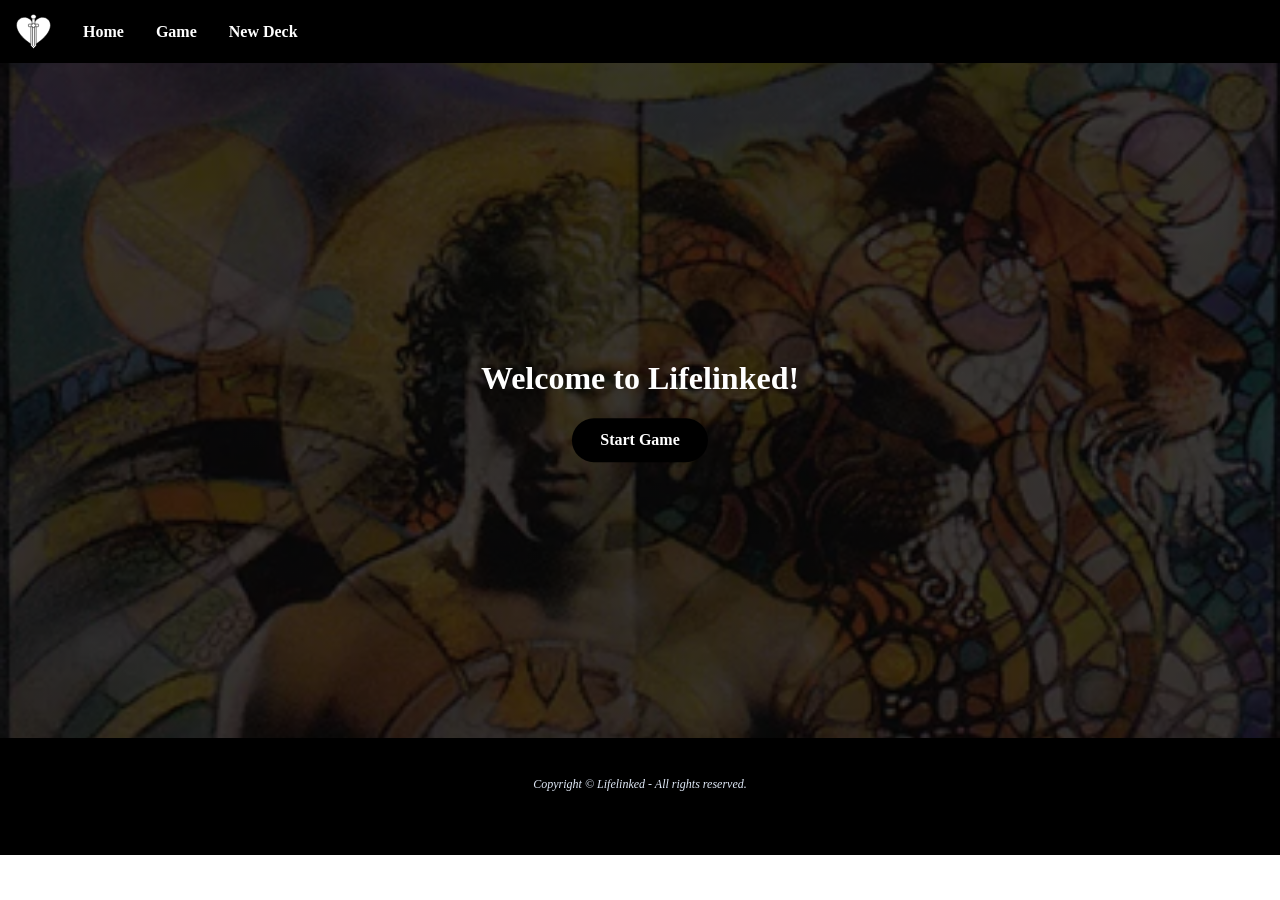
<file: final-project/index.html>
<!DOCTYPE html>
<html lang="en">

<head>
    <meta charset="UTF-8">
    <meta name="viewport" content="width=device-width, initial-scale=1.0">
    <title>Lifelinked</title>
    <link rel="stylesheet" href="gathering.css" />
    <link rel="icon" type="image/svg+xml" href="images/ll_logo_pixels.svg" />
</head>

<body>
    <nav>
        <ul>
            <li><a href="index.html"><img src="images/ll_logo_pixels.svg" alt="LOGO"></a></li>
            <li><a href="index.html">Home</a></li>
            <li><a href="game.html">Game</a></li>
            <li><a href="newdeck.html">New Deck</a></li>
        </ul>
    </nav>
    <div class="hero-image">
        <div class="hero-text">
            <h1>Welcome to Lifelinked!</h1>
            <button id="start_button">Start Game</button>
        </div>
    </div>
    <footer>
        <p>Copyright &copy; Lifelinked - All rights reserved.</p>
    </footer>
</body>

</html>
</file>
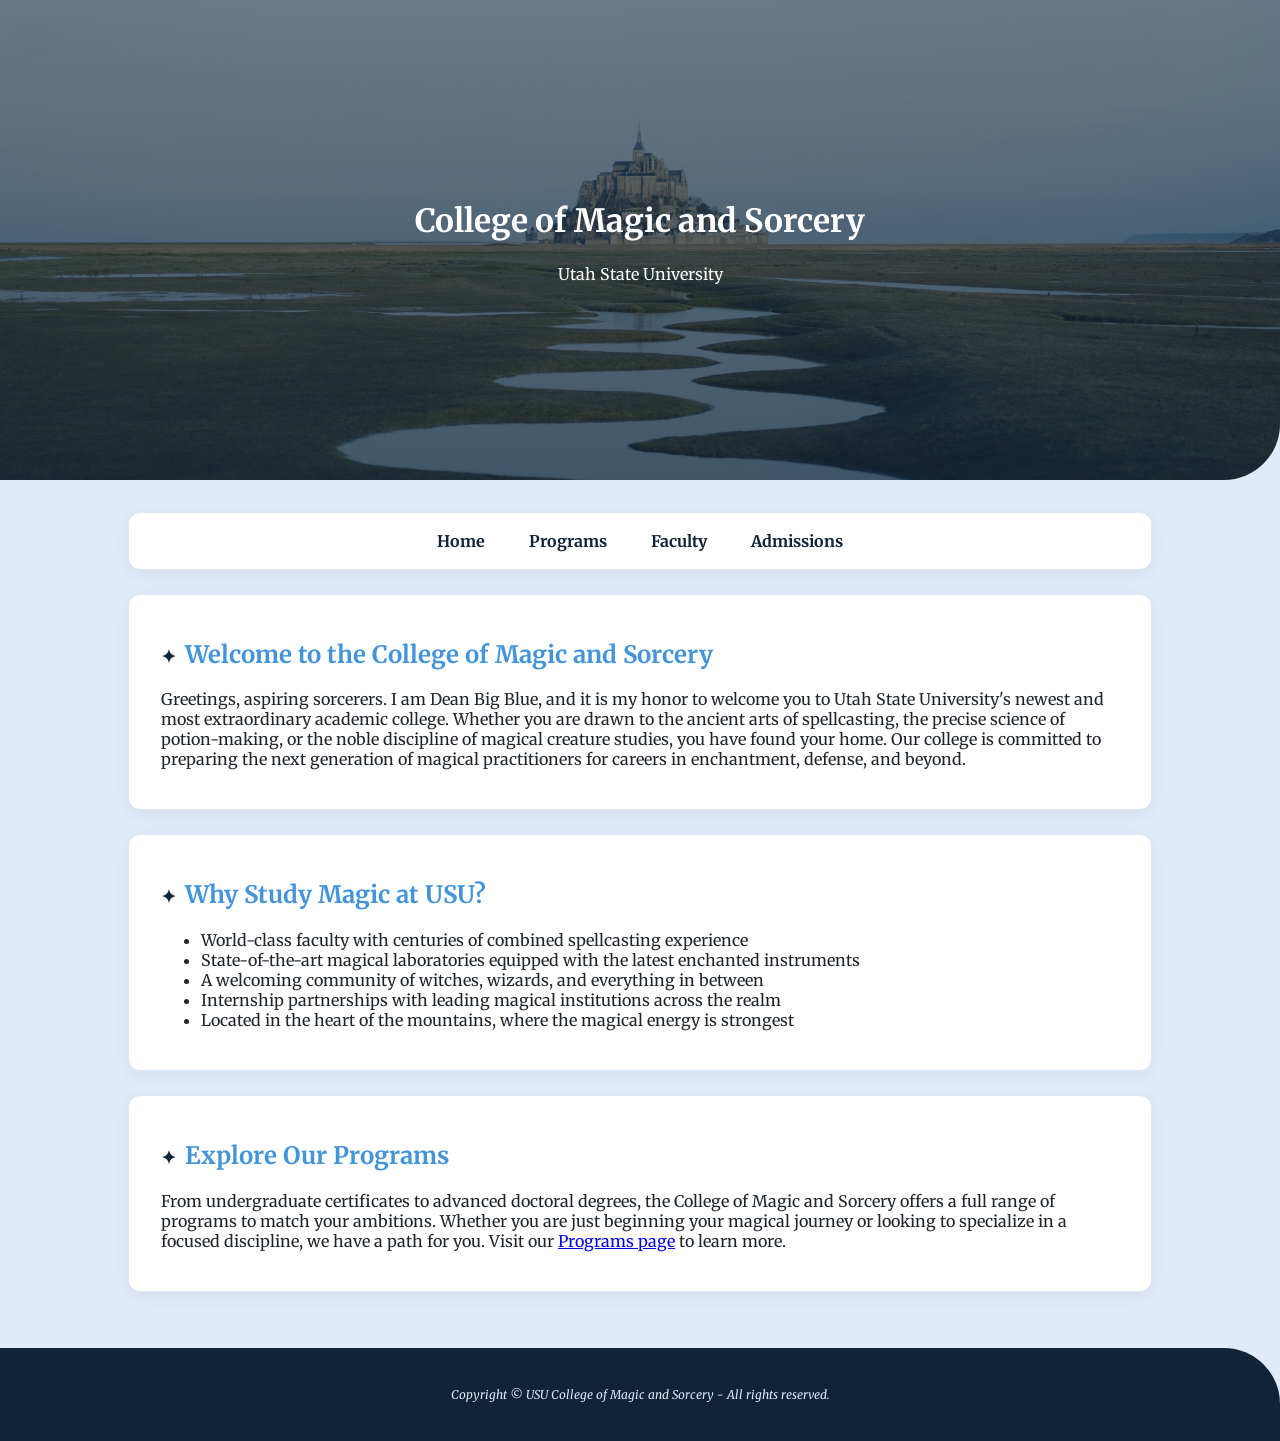
<file: usu-mas/index.html>
<!DOCTYPE html>
<html lang="en">
  <head>
    <meta charset="UTF-8" />
    <meta name="viewport" content="width=device-width, initial-scale=1.0" />
    <title>USU College of Magic and Sorcery</title>
    <link rel="preconnect" href="https://fonts.googleapis.com" />
    <link rel="preconnect" href="https://fonts.gstatic.com" crossorigin />
    <link href="https://fonts.googleapis.com/css2?family=Merriweather:wght@400;700&display=swap" rel="stylesheet" />
    <link rel="stylesheet" href="magic.css" />
    <link rel="icon" type="image/svg+xml" href="images/favicon.svg" />
  </head>
  <body>

    <header class="hero">
      <h1>College of Magic and Sorcery</h1>
      <p>Utah State University</p>
    </header>

    <div id="wrapper">

      <nav>
        <ul>
          <li><a href="index.html">Home</a></li>
          <li><a href="programs.html">Programs</a></li>
          <li><a href="faculty.html">Faculty</a></li>
          <li><a href="admissions.html">Admissions</a></li>
        </ul>
      </nav>

      <main>

        <div class="card">
          <h2>Welcome to the College of Magic and Sorcery</h2>

          <p>
            Greetings, aspiring sorcerers. I am Dean Big Blue, and it is my honor to welcome you
            to Utah State University's newest and most extraordinary academic college. Whether you
            are drawn to the ancient arts of spellcasting, the precise science of potion-making, or
            the noble discipline of magical creature studies, you have found your home. Our college
            is committed to preparing the next generation of magical practitioners for careers in
            enchantment, defense, and beyond.
          </p>
        </div>

        <div class="card">
          <h2>Why Study Magic at USU?</h2>

          <ul>
            <li>World-class faculty with centuries of combined spellcasting experience</li>
            <li>State-of-the-art magical laboratories equipped with the latest enchanted instruments</li>
            <li>A welcoming community of witches, wizards, and everything in between</li>
            <li>Internship partnerships with leading magical institutions across the realm</li>
            <li>Located in the heart of the mountains, where the magical energy is strongest</li>
          </ul>
        </div>

        <div class="card">
          <h2>Explore Our Programs</h2>

          <p>
            From undergraduate certificates to advanced doctoral degrees, the College of Magic and
            Sorcery offers a full range of programs to match your ambitions. Whether you are just
            beginning your magical journey or looking to specialize in a focused discipline, we have
            a path for you. Visit our <a href="programs.html">Programs page</a> to learn more.
          </p>
        </div>

      </main>

    </div>

    <footer>
      <p>Copyright &copy; USU College of Magic and Sorcery - All rights reserved.</p>
    </footer>

  </body>
</html>
</file>
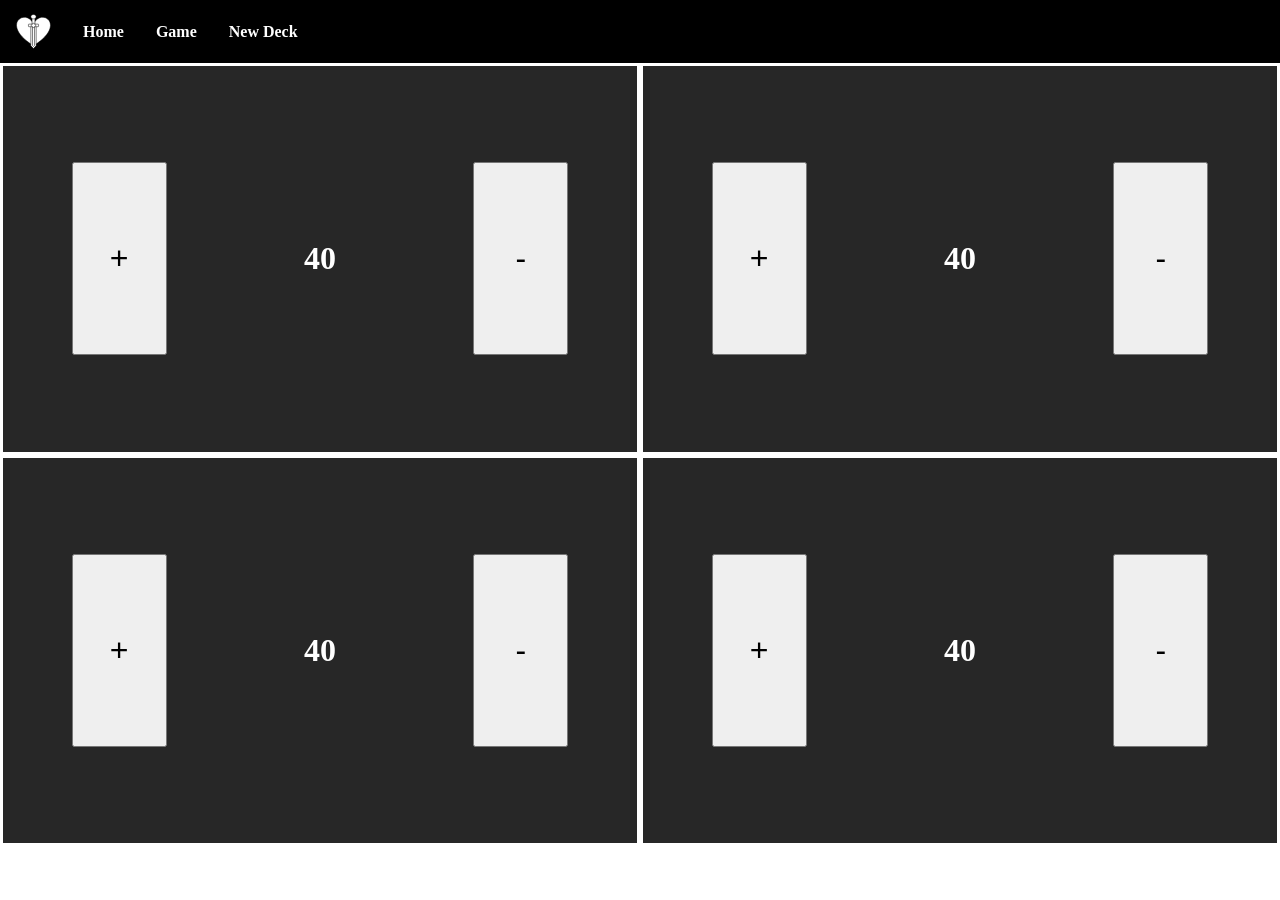
<file: final-project/game.html>
<!DOCTYPE html>
<html lang="en">

<head>
    <meta charset="UTF-8">
    <meta name="viewport" content="width=device-width, initial-scale=1.0">
    <title>Lifelinked - Active Game</title>
    <link rel="stylesheet" href="gathering.css" />
</head>

<body>
    <nav>
        <ul>
            <li><a href="index.html"><img src="images/ll_logo_pixels.svg" alt="LOGO"></a></li>
            <li><a href="index.html">Home</a></li>
            <li><a href="game.html">Game</a></li>
            <li><a href="newdeck.html">New Deck</a></li>
        </ul>
    </nav>
    <div class="game_space">
        <div class="left_player_life_counter">
            <button>+</button>
            <H1>40</H1>
            <button>-</button>
        </div>
        <div class="right_player_life_counter">
            <button>+</button>
            <H1>40</H1>
            <button>-</button>
        </div>
        <div class="left_player_life_counter">
            <button>+</button>
            <H1>40</H1>
            <button>-</button>
        </div>
        <div class="right_player_life_counter">
            <button>+</button>
            <H1>40</H1>
            <button>-</button>
        </div>
    </div>
</body>

</html>
</file>
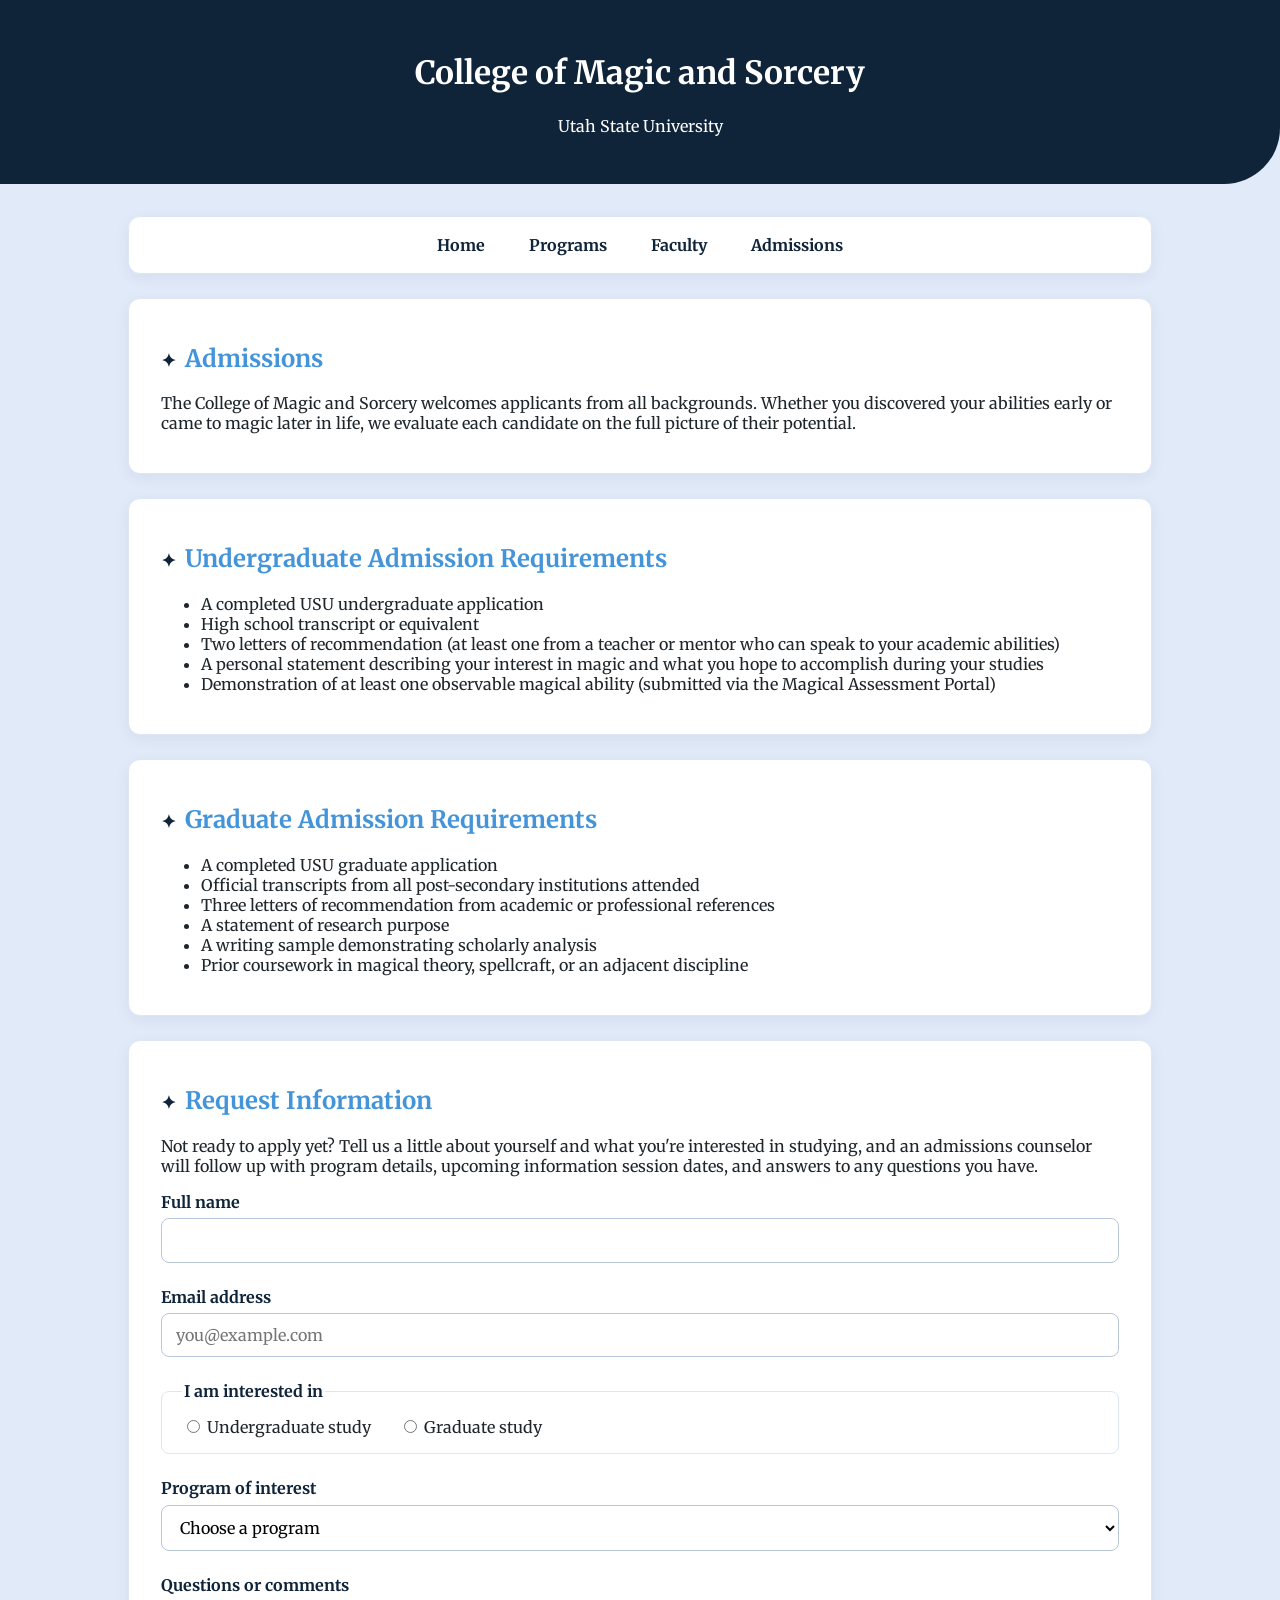
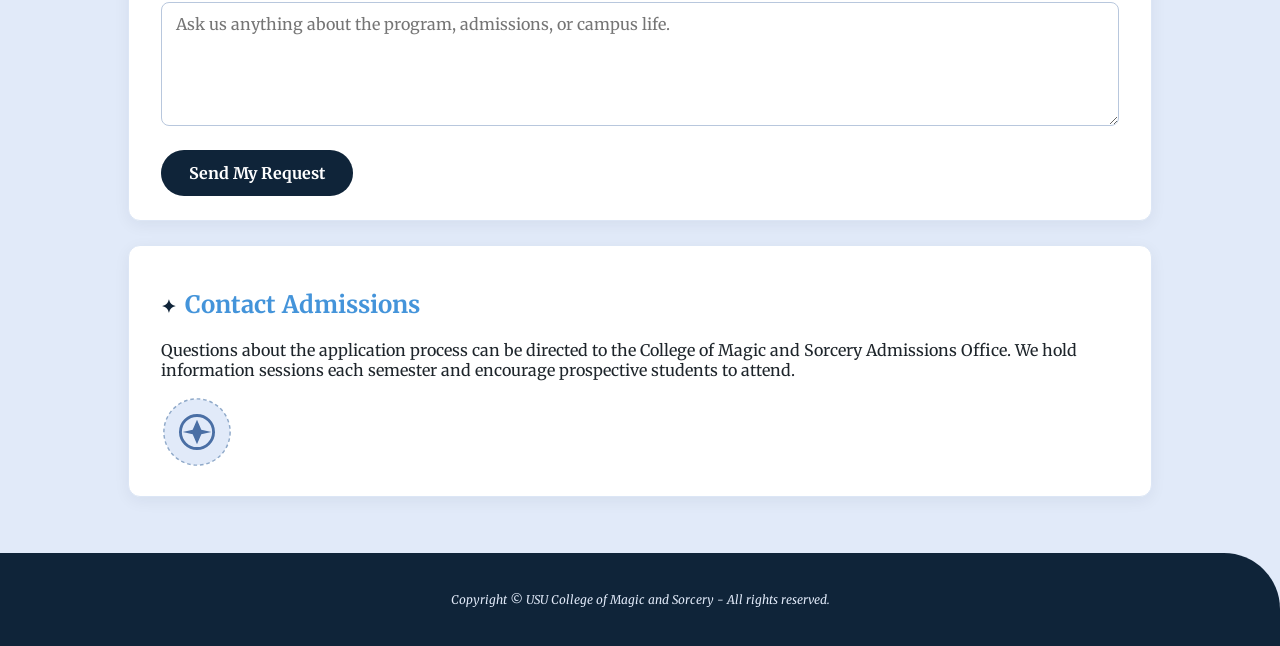
<file: usu-mas/admissions.html>
<!DOCTYPE html>
<html lang="en">
  <head>
    <meta charset="UTF-8" />
    <meta name="viewport" content="width=device-width, initial-scale=1.0" />
    <title>USU College of Magic and Sorcery - Admissions</title>
    <link rel="preconnect" href="https://fonts.googleapis.com" />
    <link rel="preconnect" href="https://fonts.gstatic.com" crossorigin />
    <link href="https://fonts.googleapis.com/css2?family=Merriweather:wght@400;700&display=swap" rel="stylesheet" />
    <link rel="stylesheet" href="magic.css" />
    <link rel="icon" type="image/svg+xml" href="images/favicon.svg" />
    <script src="magic.js" defer></script>
  </head>
  <body>

    <header>
      <h1>College of Magic and Sorcery</h1>
      <p>Utah State University</p>
    </header>

    <div id="wrapper">

      <nav>
        <ul>
          <li><a href="index.html">Home</a></li>
          <li><a href="programs.html">Programs</a></li>
          <li><a href="faculty.html">Faculty</a></li>
          <li><a href="admissions.html">Admissions</a></li>
        </ul>
      </nav>

      <main>

        <div class="card">
          <h2>Admissions</h2>

          <p>
            The College of Magic and Sorcery welcomes applicants from all backgrounds. Whether you
            discovered your abilities early or came to magic later in life, we evaluate each
            candidate on the full picture of their potential.
          </p>
        </div>

        <div class="card">
          <h2>Undergraduate Admission Requirements</h2>

          <ul>
            <li>A completed USU undergraduate application</li>
            <li>High school transcript or equivalent</li>
            <li>Two letters of recommendation (at least one from a teacher or mentor who can speak to your academic abilities)</li>
            <li>A personal statement describing your interest in magic and what you hope to accomplish during your studies</li>
            <li>Demonstration of at least one observable magical ability (submitted via the Magical Assessment Portal)</li>
          </ul>
        </div>

        <div class="card">
          <h2>Graduate Admission Requirements</h2>

          <ul>
            <li>A completed USU graduate application</li>
            <li>Official transcripts from all post-secondary institutions attended</li>
            <li>Three letters of recommendation from academic or professional references</li>
            <li>A statement of research purpose</li>
            <li>A writing sample demonstrating scholarly analysis</li>
            <li>Prior coursework in magical theory, spellcraft, or an adjacent discipline</li>
          </ul>
        </div>

        <div class="card">
          <h2>Request Information</h2>

          <p>
            Not ready to apply yet? Tell us a little about yourself and what you're interested in
            studying, and an admissions counselor will follow up with program details, upcoming
            information session dates, and answers to any questions you have.
          </p>

          <form action="https://httpbin.org/post" method="post" target="_blank" id="info-form">

            <div class="field">
              <label for="full-name">Full name</label>
              <input type="text" id="full-name" name="full-name" required />
            </div>

            <div class="field">
              <label for="email">Email address</label>
              <input type="email" id="email" name="email" placeholder="you@example.com" required />
            </div>

            <fieldset>
              <legend>I am interested in</legend>
              <input type="radio" id="level-undergrad" name="level" value="undergraduate" required />
              <label for="level-undergrad">Undergraduate study</label>
              <input type="radio" id="level-grad" name="level" value="graduate" />
              <label for="level-grad">Graduate study</label>
            </fieldset>

            <div class="field">
              <label for="program">Program of interest</label>
              <select id="program" name="program" required>
                <option value="" disabled selected>Choose a program</option>
                <option value="spellcraft">B.A. in Spellcraft and Enchantment</option>
                <option value="potions">B.S. in Potions and Alchemical Sciences</option>
                <option value="creatures">B.A. in Magical Creature Studies</option>
                <option value="mma">Master of Magical Arts</option>
                <option value="doctorate">Doctor of Sorcery</option>
                <option value="undecided">I'm not sure yet</option>
              </select>
            </div>

            <div class="field">
              <label for="questions">Questions or comments</label>
              <textarea id="questions" name="questions" rows="5" placeholder="Ask us anything about the program, admissions, or campus life."></textarea>
            </div>

            <button type="submit">Send My Request</button>
            <p id="form-message" class="form-message" aria-live="polite" hidden></p>
          </form>
        </div>

        <div class="card">
          <h2>Contact Admissions</h2>

          <p>
            Questions about the application process can be directed to the College of Magic and
            Sorcery Admissions Office. We hold information sessions each semester and encourage
            prospective students to attend.
          </p>

          <a href="mailto:admissions@magic.usu.edu" class="cta-link">
            <img src="images/icon-contact.svg" alt="Contact the Admissions Office" />
          </a>
        </div>

      </main>

    </div>

    <footer>
      <p>Copyright &copy; USU College of Magic and Sorcery - All rights reserved.</p>
    </footer>
  </body>
</html>
</file>
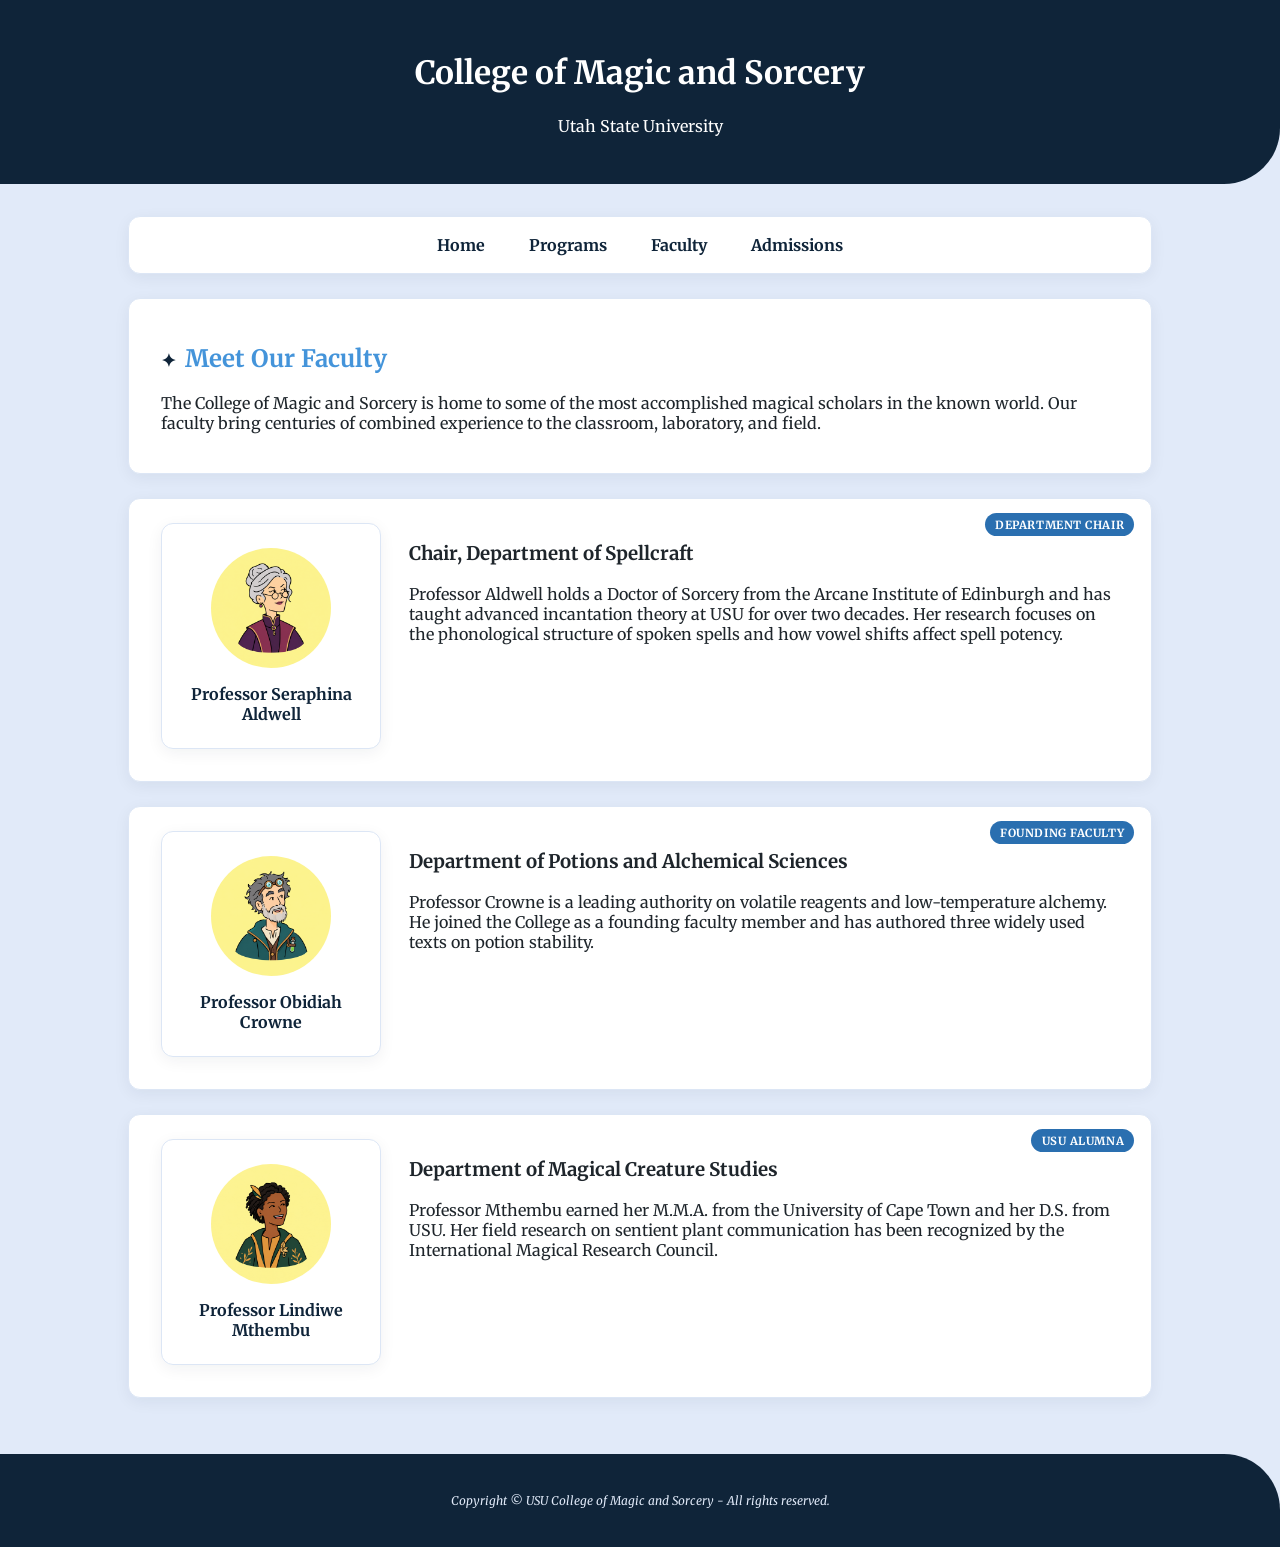
<file: usu-mas/faculty.html>
<!DOCTYPE html>
<html lang="en">
  <head>
    <meta charset="UTF-8" />
    <meta name="viewport" content="width=device-width, initial-scale=1.0" />
    <title>USU College of Magic and Sorcery - Faculty</title>
    <link rel="preconnect" href="https://fonts.googleapis.com" />
    <link rel="preconnect" href="https://fonts.gstatic.com" crossorigin />
    <link href="https://fonts.googleapis.com/css2?family=Merriweather:wght@400;700&display=swap" rel="stylesheet" />
    <link rel="stylesheet" href="magic.css" />
    <link rel="icon" type="image/svg+xml" href="images/favicon.svg" />
  </head>
  <body>

    <header>
      <h1>College of Magic and Sorcery</h1>
      <p>Utah State University</p>
    </header>

    <div id="wrapper">

      <nav>
        <ul>
          <li><a href="index.html">Home</a></li>
          <li><a href="programs.html">Programs</a></li>
          <li><a href="faculty.html">Faculty</a></li>
          <li><a href="admissions.html">Admissions</a></li>
        </ul>
      </nav>

      <main>

        <div class="card">
          <h2>Meet Our Faculty</h2>

          <p>
            The College of Magic and Sorcery is home to some of the most accomplished magical
            scholars in the known world. Our faculty bring centuries of combined experience to the
            classroom, laboratory, and field.
          </p>
        </div>

        <div class="card">
          <span class="badge">Department Chair</span>
          <figure>
            <img src="images/seraphina-aldwell.png" alt="Illustrated portrait of Professor Seraphina Aldwell" class="portrait" />
            <figcaption>Professor Seraphina Aldwell</figcaption>
          </figure>
          <h3>Chair, Department of Spellcraft</h3>
          <p>
            Professor Aldwell holds a Doctor of Sorcery from the Arcane Institute of Edinburgh and
            has taught advanced incantation theory at USU for over two decades. Her research focuses
            on the phonological structure of spoken spells and how vowel shifts affect spell potency.
          </p>
        </div>

        <div class="card">
          <span class="badge">Founding Faculty</span>
          <figure>
            <img src="images/obidiah-crowne.png" alt="Illustrated portrait of Professor Obidiah Crowne" class="portrait" />
            <figcaption>Professor Obidiah Crowne</figcaption>
          </figure>
          <h3>Department of Potions and Alchemical Sciences</h3>
          <p>
            Professor Crowne is a leading authority on volatile reagents and low-temperature alchemy.
            He joined the College as a founding faculty member and has authored three widely used
            texts on potion stability.
          </p>
        </div>

        <div class="card">
          <span class="badge">USU Alumna</span>
          <figure>
            <img src="images/lindiwe-mthembu.png" alt="Illustrated portrait of Professor Lindiwe Mthembu" class="portrait" />
            <figcaption>Professor Lindiwe Mthembu</figcaption>
          </figure>
          <h3>Department of Magical Creature Studies</h3>
          <p>
            Professor Mthembu earned her M.M.A. from the University of Cape Town and her D.S. from
            USU. Her field research on sentient plant communication has been recognized by the
            International Magical Research Council.
          </p>
        </div>

      </main>

    </div>

    <footer>
      <p>Copyright &copy; USU College of Magic and Sorcery - All rights reserved.</p>
    </footer>

  </body>
</html>
</file>
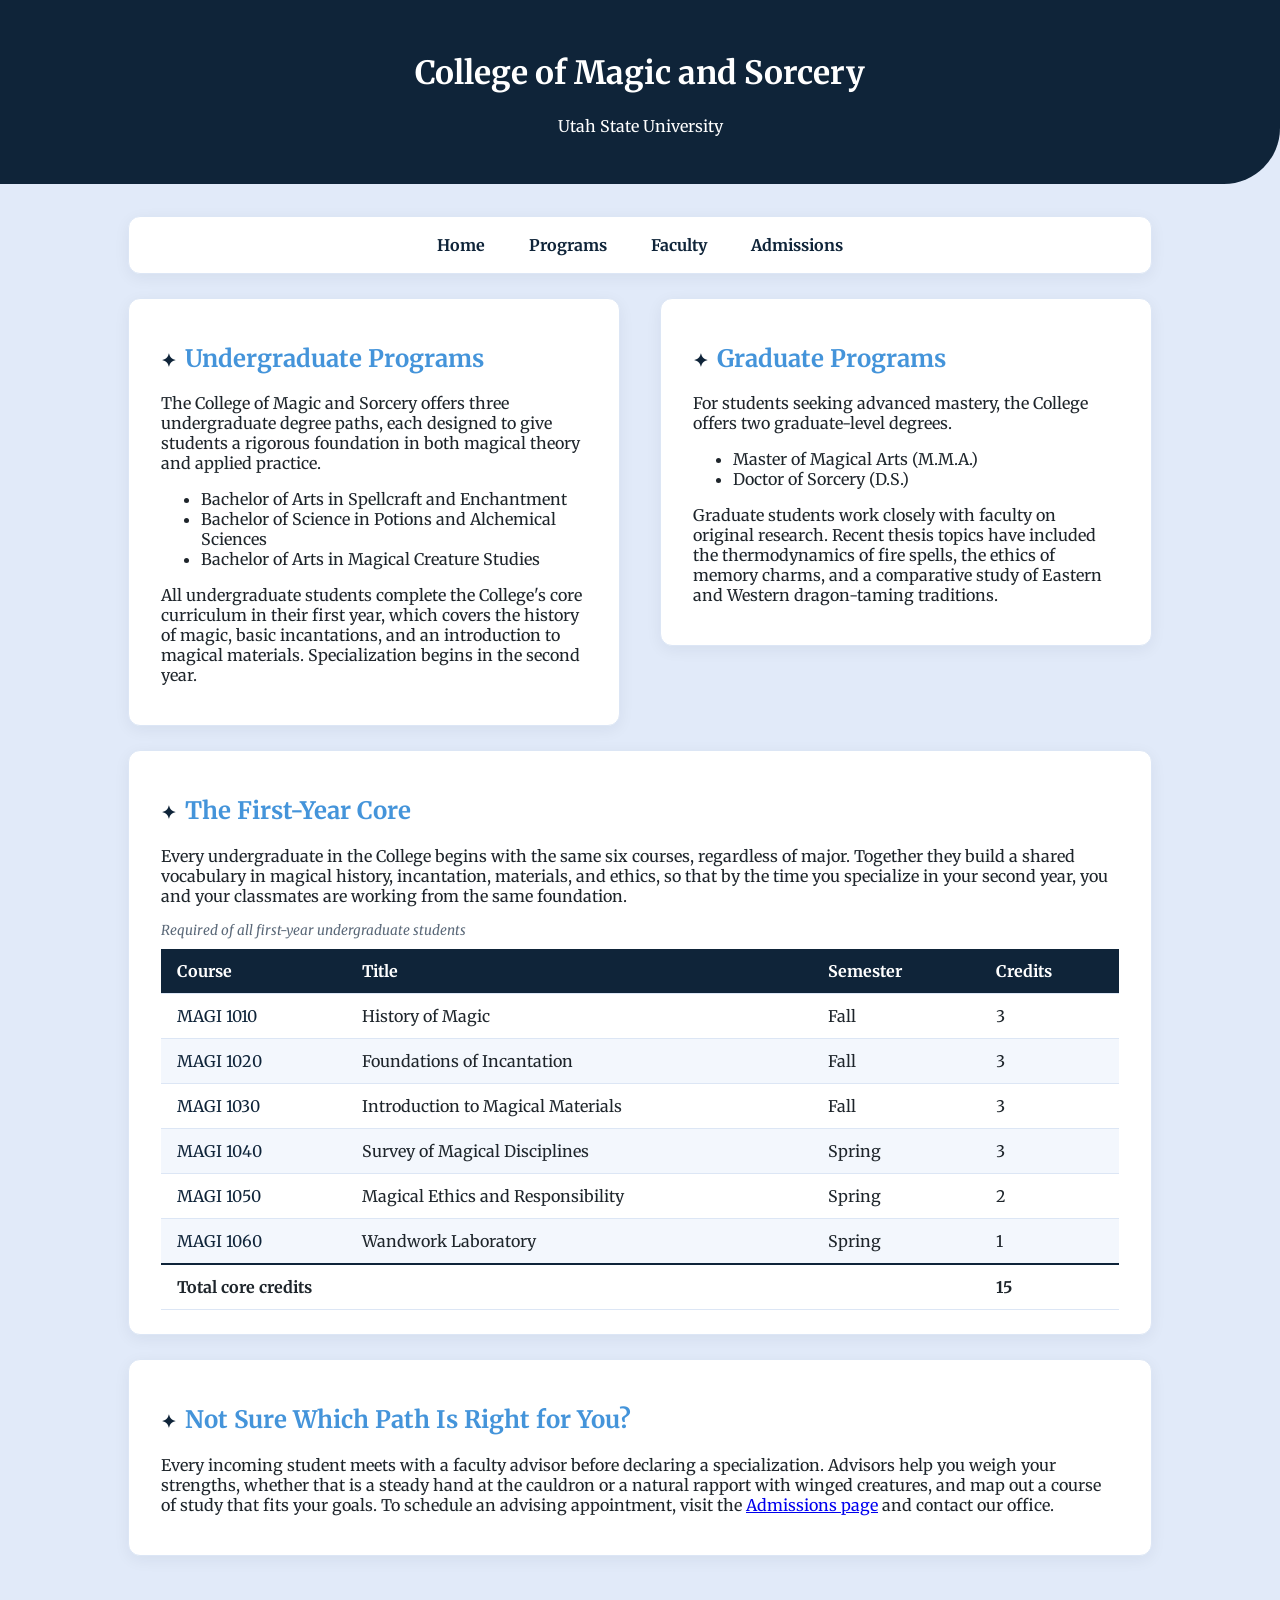
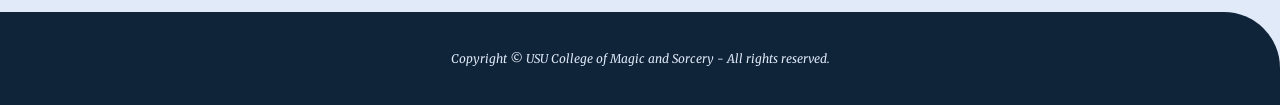
<file: usu-mas/programs.html>
<!DOCTYPE html>
<html lang="en">
  <head>
    <meta charset="UTF-8" />
    <meta name="viewport" content="width=device-width, initial-scale=1.0" />
    <title>USU College of Magic and Sorcery - Programs</title>
    <link rel="preconnect" href="https://fonts.googleapis.com" />
    <link rel="preconnect" href="https://fonts.gstatic.com" crossorigin />
    <link href="https://fonts.googleapis.com/css2?family=Merriweather:wght@400;700&display=swap" rel="stylesheet" />
    <link rel="stylesheet" href="magic.css" />
    <link rel="icon" type="image/svg+xml" href="images/favicon.svg" />
  </head>
  <body>

    <header>
      <h1>College of Magic and Sorcery</h1>
      <p>Utah State University</p>
    </header>

    <div id="wrapper">

      <nav>
        <ul>
          <li><a href="index.html">Home</a></li>
          <li><a href="programs.html">Programs</a></li>
          <li><a href="faculty.html">Faculty</a></li>
          <li><a href="admissions.html">Admissions</a></li>
        </ul>
      </nav>

      <main>

        <div class="card column-left">
          <h2>Undergraduate Programs</h2>

          <p>
            The College of Magic and Sorcery offers three undergraduate degree paths, each designed
            to give students a rigorous foundation in both magical theory and applied practice.
          </p>

          <ul>
            <li>Bachelor of Arts in Spellcraft and Enchantment</li>
            <li>Bachelor of Science in Potions and Alchemical Sciences</li>
            <li>Bachelor of Arts in Magical Creature Studies</li>
          </ul>

          <p>
            All undergraduate students complete the College's core curriculum in their first year,
            which covers the history of magic, basic incantations, and an introduction to magical
            materials. Specialization begins in the second year.
          </p>
        </div>

        <div class="card column-right">
          <h2>Graduate Programs</h2>

          <p>
            For students seeking advanced mastery, the College offers two graduate-level degrees.
          </p>

          <ul>
            <li>Master of Magical Arts (M.M.A.)</li>
            <li>Doctor of Sorcery (D.S.)</li>
          </ul>

          <p>
            Graduate students work closely with faculty on original research. Recent thesis topics
            have included the thermodynamics of fire spells, the ethics of memory charms, and a
            comparative study of Eastern and Western dragon-taming traditions.
          </p>
        </div>

        <div class="card clear">
          <h2>The First-Year Core</h2>

          <p>
            Every undergraduate in the College begins with the same six courses, regardless of
            major. Together they build a shared vocabulary in magical history, incantation,
            materials, and ethics, so that by the time you specialize in your second year, you and
            your classmates are working from the same foundation.
          </p>

          <table>
            <caption>Required of all first-year undergraduate students</caption>
            <thead>
              <tr>
                <th scope="col">Course</th>
                <th scope="col">Title</th>
                <th scope="col">Semester</th>
                <th scope="col">Credits</th>
              </tr>
            </thead>
            <tbody>
              <tr>
                <th scope="row">MAGI 1010</th>
                <td>History of Magic</td>
                <td>Fall</td>
                <td>3</td>
              </tr>
              <tr>
                <th scope="row">MAGI 1020</th>
                <td>Foundations of Incantation</td>
                <td>Fall</td>
                <td>3</td>
              </tr>
              <tr>
                <th scope="row">MAGI 1030</th>
                <td>Introduction to Magical Materials</td>
                <td>Fall</td>
                <td>3</td>
              </tr>
              <tr>
                <th scope="row">MAGI 1040</th>
                <td>Survey of Magical Disciplines</td>
                <td>Spring</td>
                <td>3</td>
              </tr>
              <tr>
                <th scope="row">MAGI 1050</th>
                <td>Magical Ethics and Responsibility</td>
                <td>Spring</td>
                <td>2</td>
              </tr>
              <tr>
                <th scope="row">MAGI 1060</th>
                <td>Wandwork Laboratory</td>
                <td>Spring</td>
                <td>1</td>
              </tr>
            </tbody>
            <tfoot>
              <tr>
                <th scope="row" colspan="3">Total core credits</th>
                <td>15</td>
              </tr>
            </tfoot>
          </table>
        </div>

        <div class="card clear">
          <h2>Not Sure Which Path Is Right for You?</h2>

          <p>
            Every incoming student meets with a faculty advisor before declaring a specialization.
            Advisors help you weigh your strengths, whether that is a steady hand at the cauldron or
            a natural rapport with winged creatures, and map out a course of study that fits your
            goals. To schedule an advising appointment, visit the
            <a href="admissions.html">Admissions page</a> and contact our office.
          </p>
        </div>

      </main>

    </div>

    <footer>
      <p>Copyright &copy; USU College of Magic and Sorcery - All rights reserved.</p>
    </footer>

  </body>
</html>
</file>
<file: final-project/gathering.css>
* {
  box-sizing: border-box;
}

body, html {
    margin: 0;
    padding: 0;
    width: 100%;
    height: 100%;
}

.hero-image {
  background-image: linear-gradient(rgba(0, 0, 0, 0.75), rgba(0, 0, 0, 0.75)), url("./images/LifeLink.PNG");
  height: 75%;
  background-position: center;
  background-repeat: no-repeat;
  background-size: cover;
  position: relative;
}

.hero-text {
  text-align: center;
  position: absolute;
  top: 50%;
  left: 50%;
  transform: translate(-50%, -50%);
  color: white;
}

nav {
  background-color: #000000;
  text-align: center;
  font-weight: bold;
  width: 100%;
  position: sticky;
  z-index: 10;
}

nav ul {
  list-style-type: none;
  display: flex;
  align-items: center;
  margin: 0;
  padding: 0;
  overflow: hidden;
  background-color: #00000000;
}

nav ul li {
  float: left;
}

nav ul li a {
  display: block;
  color: white;
  text-align: center;
  padding: 14px 16px;
  text-decoration: none;
  height:fit-content;
}

nav ul li img {
    width: 35px;
    height: 35px;
    max-width: 100%;
    display: block;
}

nav ul li a:hover {
  background-color: #111111;
}
.game_space {
  width: 100%;
  min-height: 87vh;
  display: flex;
  flex-wrap: wrap;
}

.left_player_life_counter,
.right_player_life_counter {
  display: flex;
  background-color: #272727;
  color: #FFFFFF;
  justify-content: space-around;
  align-items: center;
  width: 50%;
  height: 43.5vh;
  border-style: solid;
  border-color: #FFFFFF;
}

.left_player_life_counter button,
.right_player_life_counter button {
  width: 15%;
  height: 50%;
  font-size: 2em;
}

footer {
  background-color: #000000;
  color: #E1EAF9;
  font-size: .75em;
  font-style: italic;
  text-align: center;
  padding: 2.25em 1.5em;
  height: 13%;
}

#start_button {
  font: inherit;
  font-weight: bold;
  background-color: #000000;
  color: #FFFFFF;
  padding: .8em 1.75em;
  border: none;
  border-radius: 999px;
  cursor: pointer;
  align-self: flex-start;
}

#start_button:hover {
  background-color: #4a4a4a;
}

#start_button:focus {
  outline: 3px solid #FFFFFF;
  outline-offset: 2px;
}
</file>
<file: usu-mas/magic.css>
* {
  box-sizing: border-box;
}

body {
  margin: 0;
  background-color: #E1EAF9;
  color: #1E252B;
  font-family: "Merriweather", Georgia, serif;
}

header {
  background-color: #0F2439;
  color: #FFFFFF;
  text-align: center;
  padding: 2em 1.5em;
  border-radius: 0 0 56px 0;
}

header.hero {
  background-image: linear-gradient(rgba(15, 36, 57, 0.6), rgba(15, 36, 57, 0.75)), url(images/hero-banner.jpg);
  background-repeat: no-repeat;
  background-position: center;
  background-size: cover;
  padding: 180px 1.5em;
}

h1 {
  line-height: 1.3;
}

h2 {
  color: #4494DA;
}

h2::before {
  content: "\2726";
  color: #0F2439;
  font-size: .75em;
  margin-right: .5em;
}

nav {
  background-color: #FFFFFF;
  border: 1px solid #DCE6F5;
  border-radius: 12px;
  text-align: center;
  font-weight: bold;
  padding: .5em;
  margin-bottom: 1.5em;
  box-shadow: 0 4px 16px rgba(15, 36, 57, 0.06);
  position: sticky;
  top: 1em;
  z-index: 10;
}

nav ul {
  list-style-type: none;
  margin: 0;
  padding: 0;
}

nav li {
  display: inline-block;
}

nav a {
  display: block;
  padding: .6em 1.25em;
  border-radius: 8px;
  text-decoration: none;
}

nav a:link {
  color: #0F2439;
}

nav a:visited {
  color: #0F2439;
}

nav a:hover {
  background-color: #E1EAF9;
}

nav a:active {
  background-color: #2A6FB0;
  color: #FFFFFF;
}

a:focus {
  outline: 3px solid #4494DA;
  outline-offset: 2px;
}

footer {
  background-color: #0F2439;
  color: #E1EAF9;
  font-size: .75em;
  font-style: italic;
  text-align: center;
  padding: 2.25em 1.5em;
  border-radius: 0 56px 0 0;
}

#wrapper {
  width: 80%;
  margin-left: auto;
  margin-right: auto;
  padding: 2em 0;
}

.card {
  background-color: #FFFFFF;
  border: 1px solid #DCE6F5;
  border-radius: 12px;
  padding: 1.5em 2em;
  margin-bottom: 1.5em;
  box-shadow: 0 4px 16px rgba(15, 36, 57, 0.06);
  overflow: auto;
  position: relative;
}

.column-left {
  float: left;
  width: 48%;
}

.column-right {
  float: right;
  width: 48%;
}

.clear {
  clear: both;
}

.badge {
  position: absolute;
  top: 1.25em;
  right: 1.5em;
  background-color: #2A6FB0;
  color: #FFFFFF;
  font-size: .7em;
  font-weight: bold;
  text-transform: uppercase;
  letter-spacing: .05em;
  padding: .4em .9em;
  border-radius: 999px;
}

figure {
  background-color: #FFFFFF;
  border: 1px solid #DCE6F5;
  border-radius: 12px;
  padding: 1.5em;
  margin: 0 0 1em 0;
  text-align: center;
  box-shadow: 0 4px 16px rgba(15, 36, 57, 0.06);
  display: block;
}

.card figure {
  float: left;
  width: 220px;
  margin: 0 1.75em .5em 0;
}

img.portrait {
  width: 120px;
  height: 120px;
  border-radius: 50%;
  border-style: none;
  object-fit: cover;
}

figcaption {
  margin-top: .75em;
  font-weight: bold;
  color: #0F2439;
}

.cta-link img {
  width: 72px;
  height: 72px;
  border-radius: 50%;
  border-style: none;
}

/* Tables */

table {
  width: 100%;
  border-collapse: collapse;
  margin-top: 1em;
}

caption {
  text-align: left;
  font-style: italic;
  font-size: .85em;
  color: #5A6878;
  padding-bottom: .75em;
}

th,
td {
  padding: .75em 1em;
  text-align: left;
  border-bottom: 1px solid #DCE6F5;
}

thead th {
  background-color: #0F2439;
  color: #FFFFFF;
}

tbody tr:nth-of-type(even) {
  background-color: #F3F7FD;
}

tbody th {
  font-weight: normal;
  color: #0F2439;
}

tfoot th,
tfoot td {
  font-weight: bold;
  border-top: 2px solid #0F2439;
}

/* Forms */

form {
  display: flex;
  flex-direction: column;
  gap: 1.5em;
}

.field {
  display: flex;
  flex-direction: column;
  gap: .4em;
}

.field label,
legend {
  font-weight: bold;
  color: #0F2439;
}

input[type="text"],
input[type="email"],
select,
textarea {
  font: inherit;
  padding: .7em .9em;
  border: 1px solid #B8C7DD;
  border-radius: 8px;
  background-color: #FFFFFF;
}

textarea {
  resize: vertical;
}

input:focus,
select:focus,
textarea:focus {
  outline: 3px solid #4494DA;
  outline-offset: 2px;
}

fieldset {
  border: 1px solid #DCE6F5;
  border-radius: 8px;
  padding: 1em 1.25em;
  margin: 0;
}

fieldset label {
  margin-right: 1.5em;
}

button {
  font: inherit;
  font-weight: bold;
  background-color: #0F2439;
  color: #FFFFFF;
  padding: .8em 1.75em;
  border: none;
  border-radius: 999px;
  cursor: pointer;
  align-self: flex-start;
}

button:hover {
  background-color: #2A6FB0;
}

button:focus {
  outline: 3px solid #4494DA;
  outline-offset: 2px;
}


.form-message {
  background-color: #F3F7FD;
  border: 1px solid #DCE6F5;
  border-radius: 8px;
  padding: 1em 1.25em;
  margin: 0;
  color: #0F2439;
}
</file>
